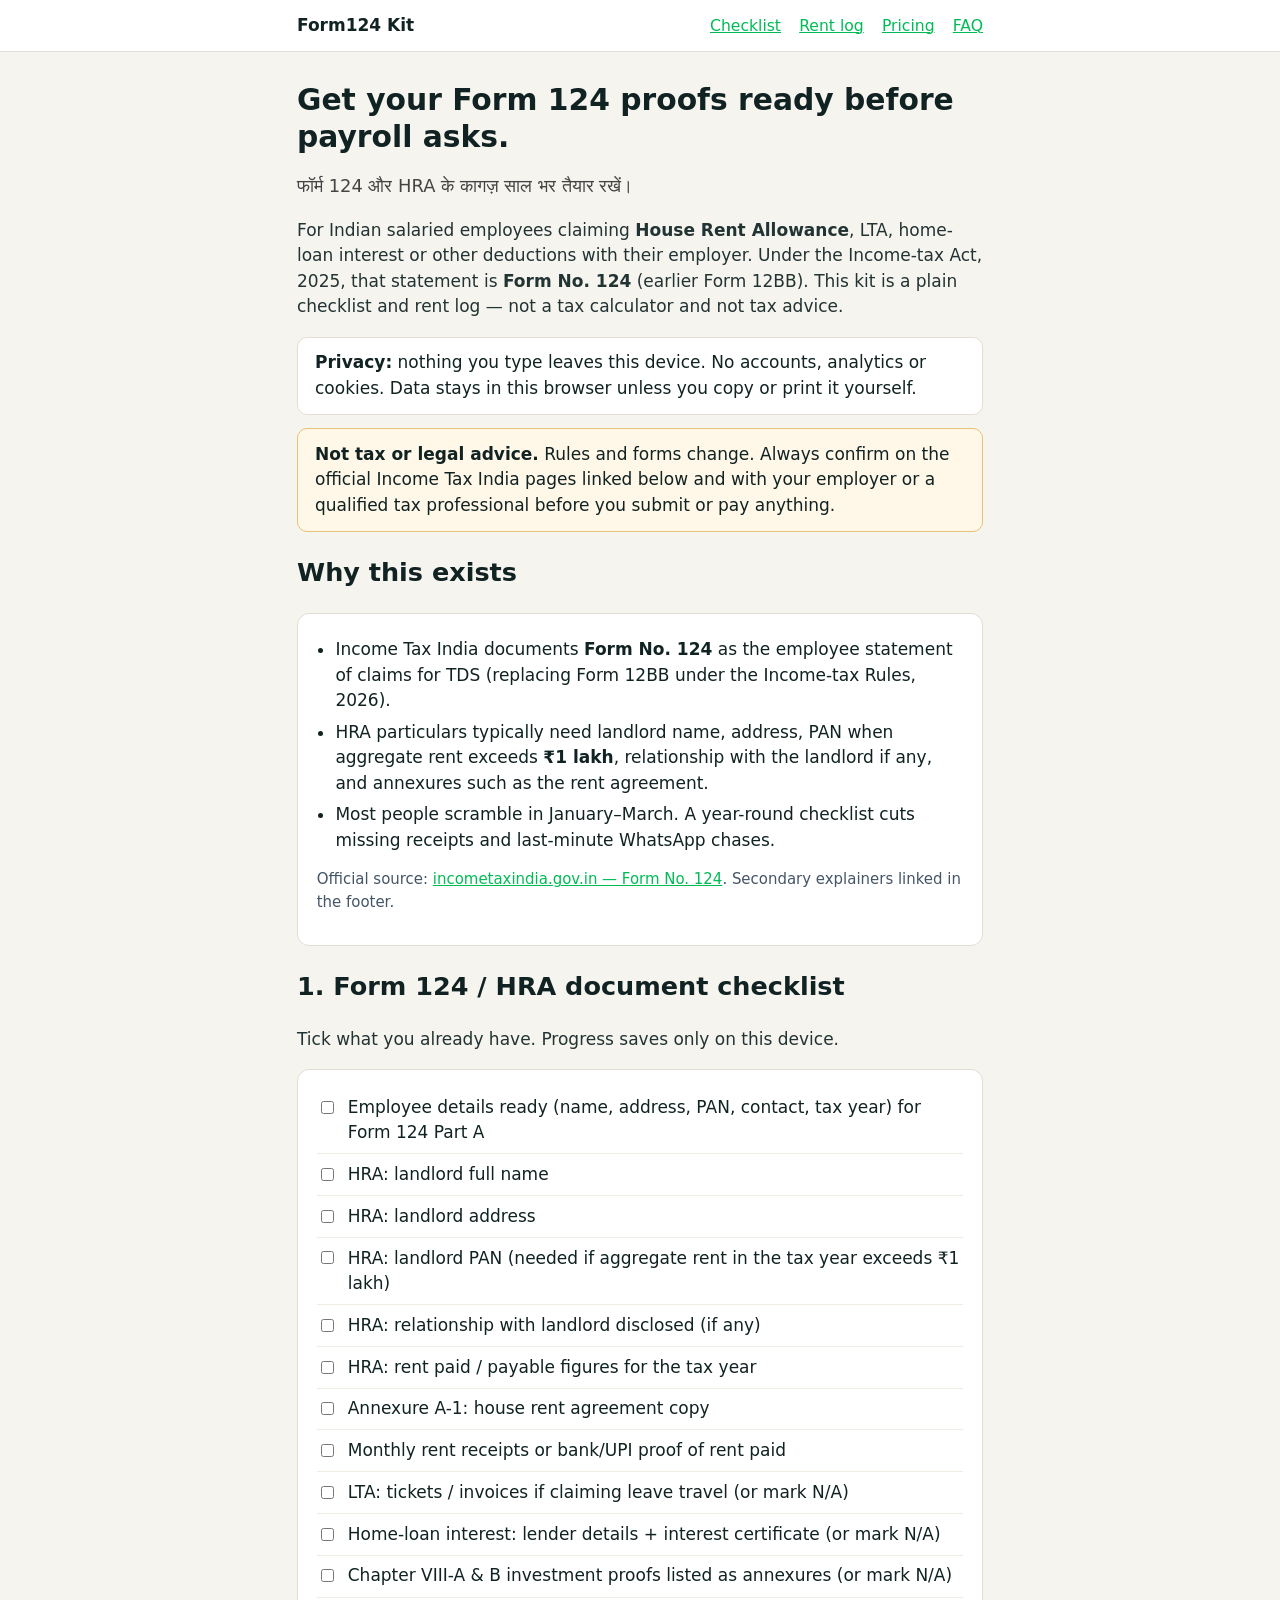
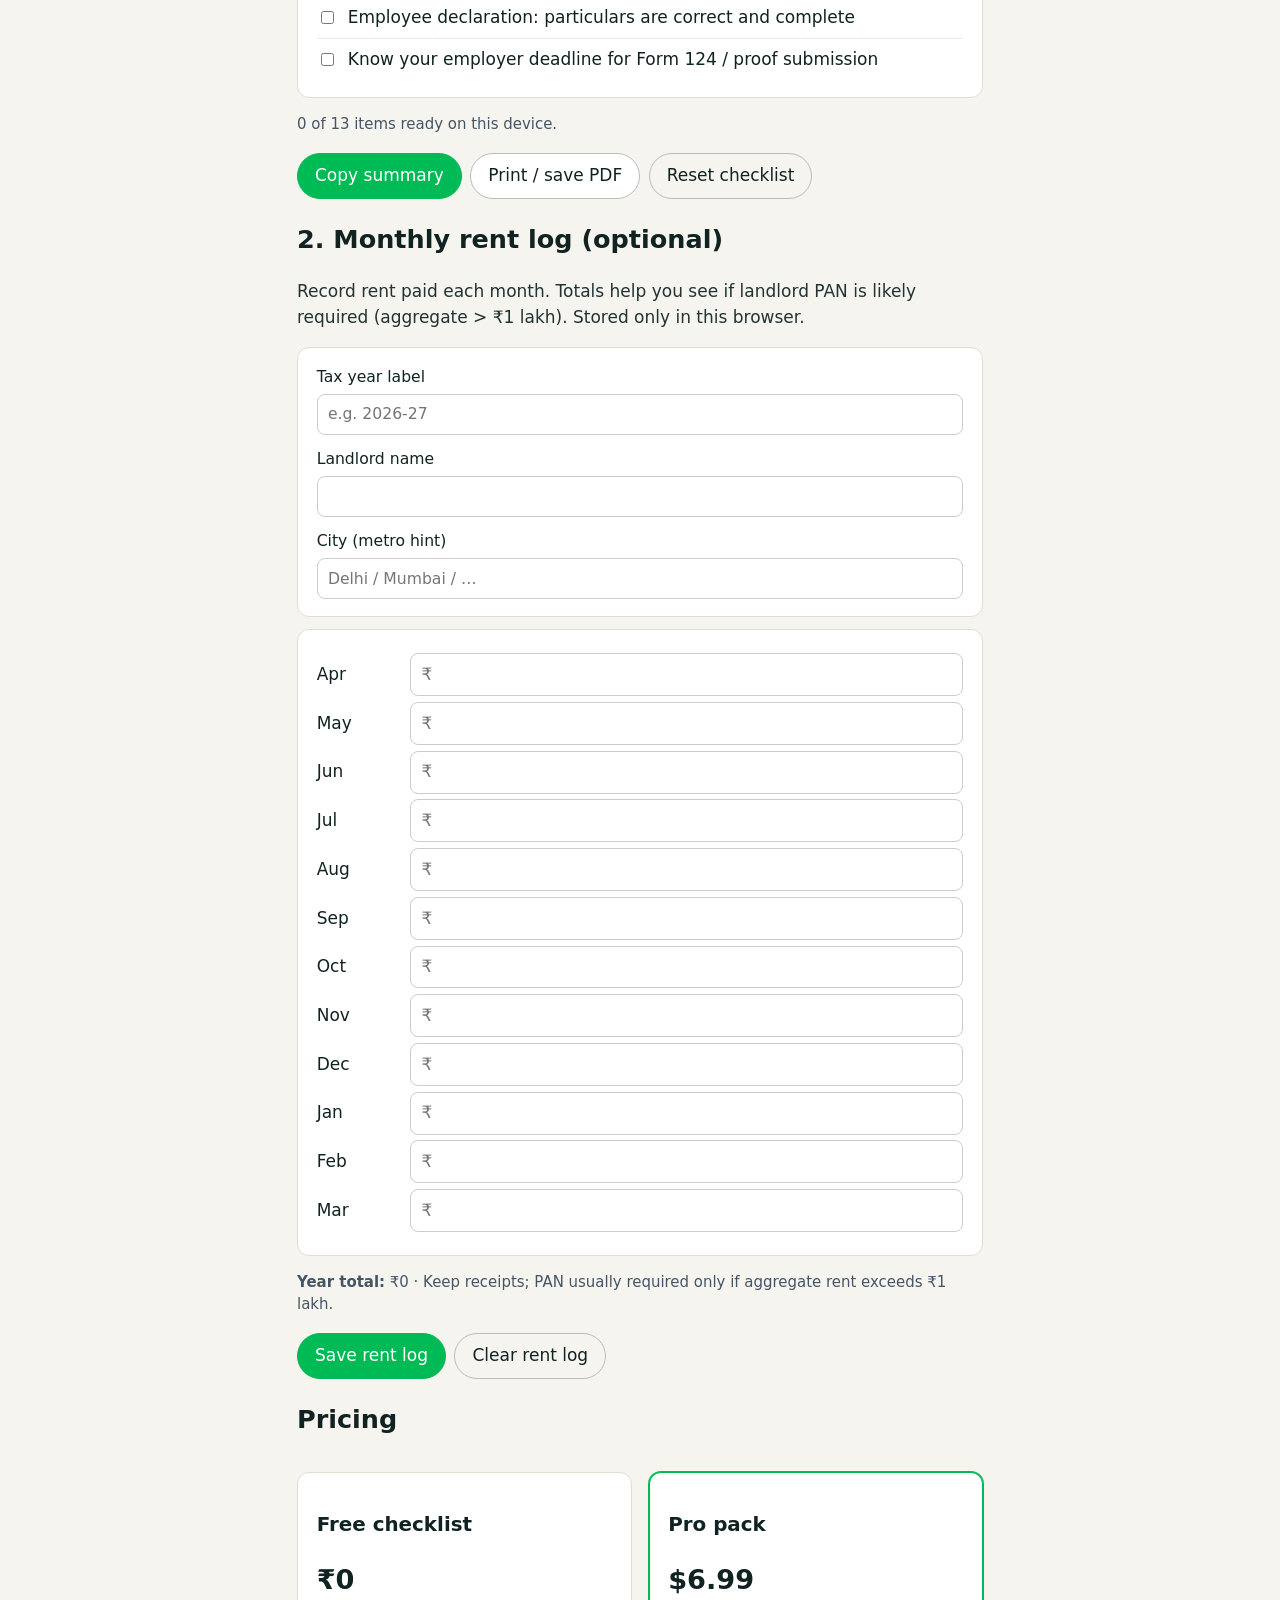
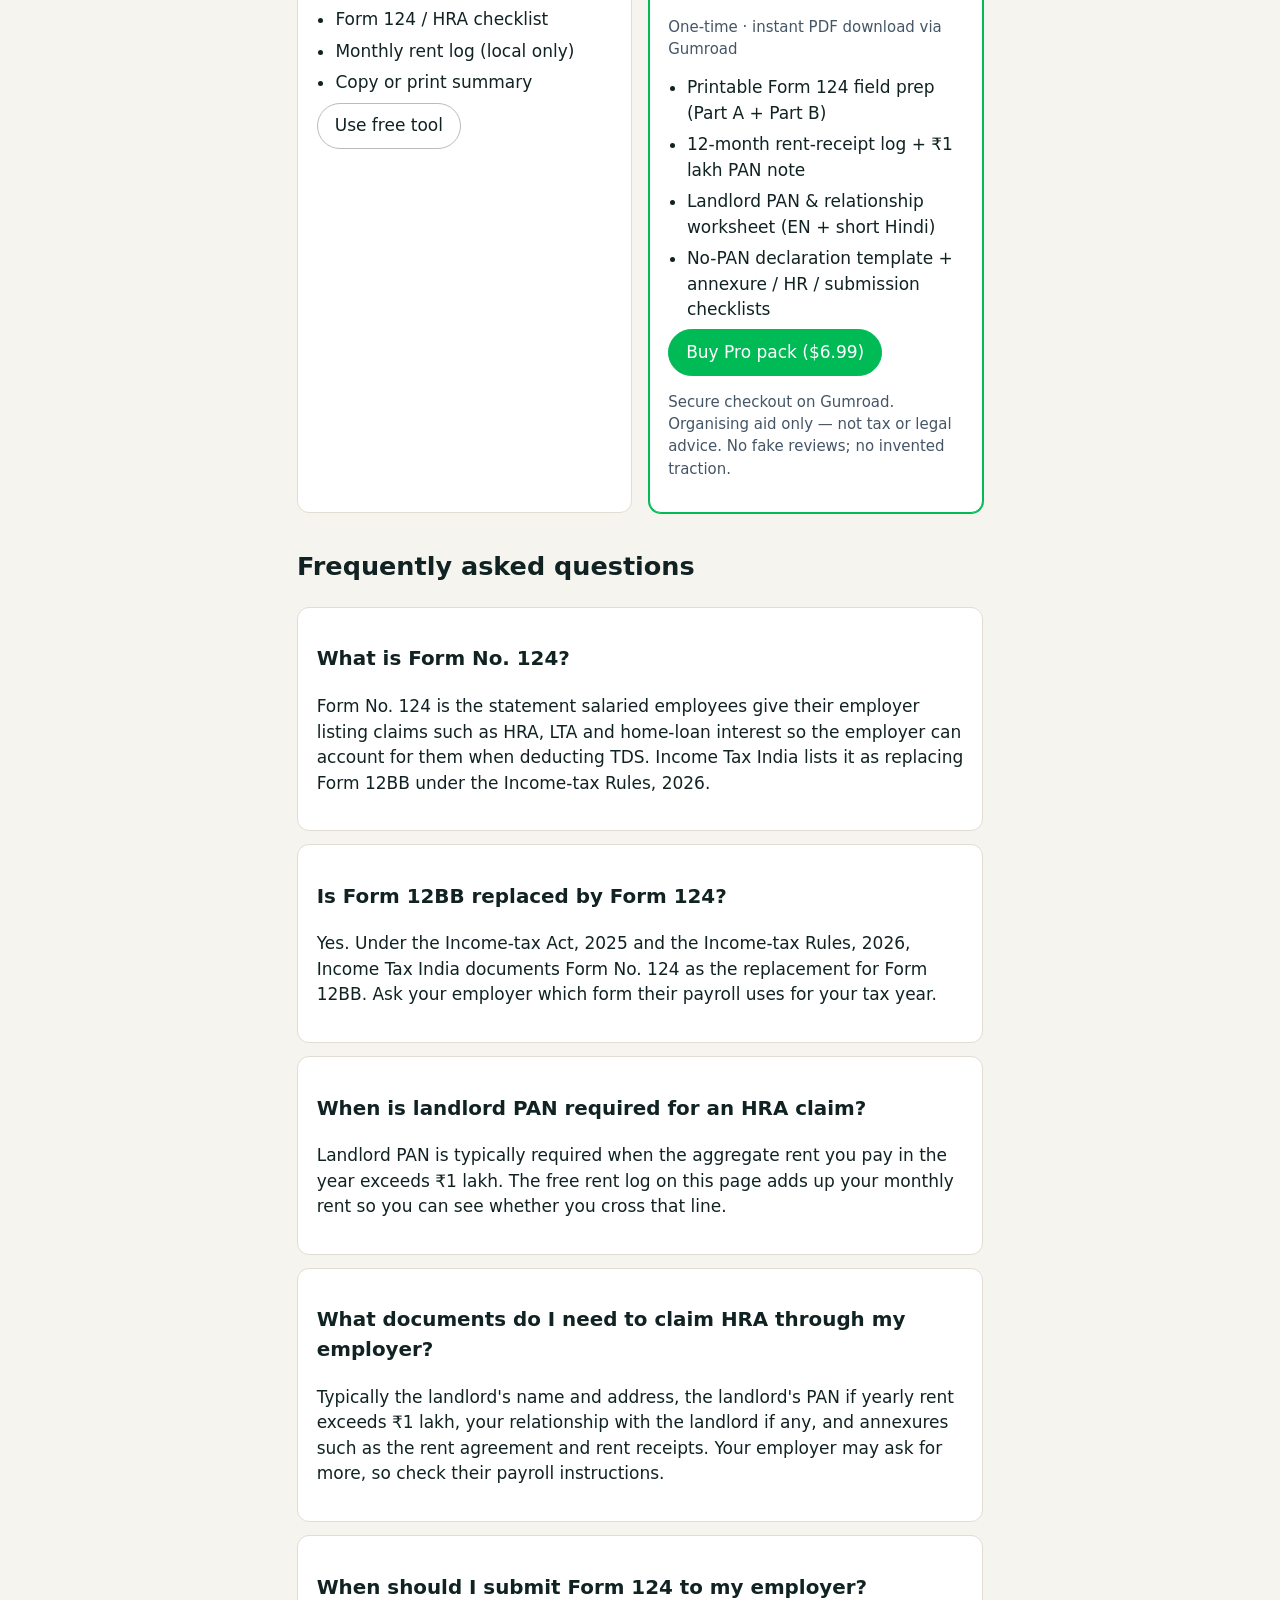
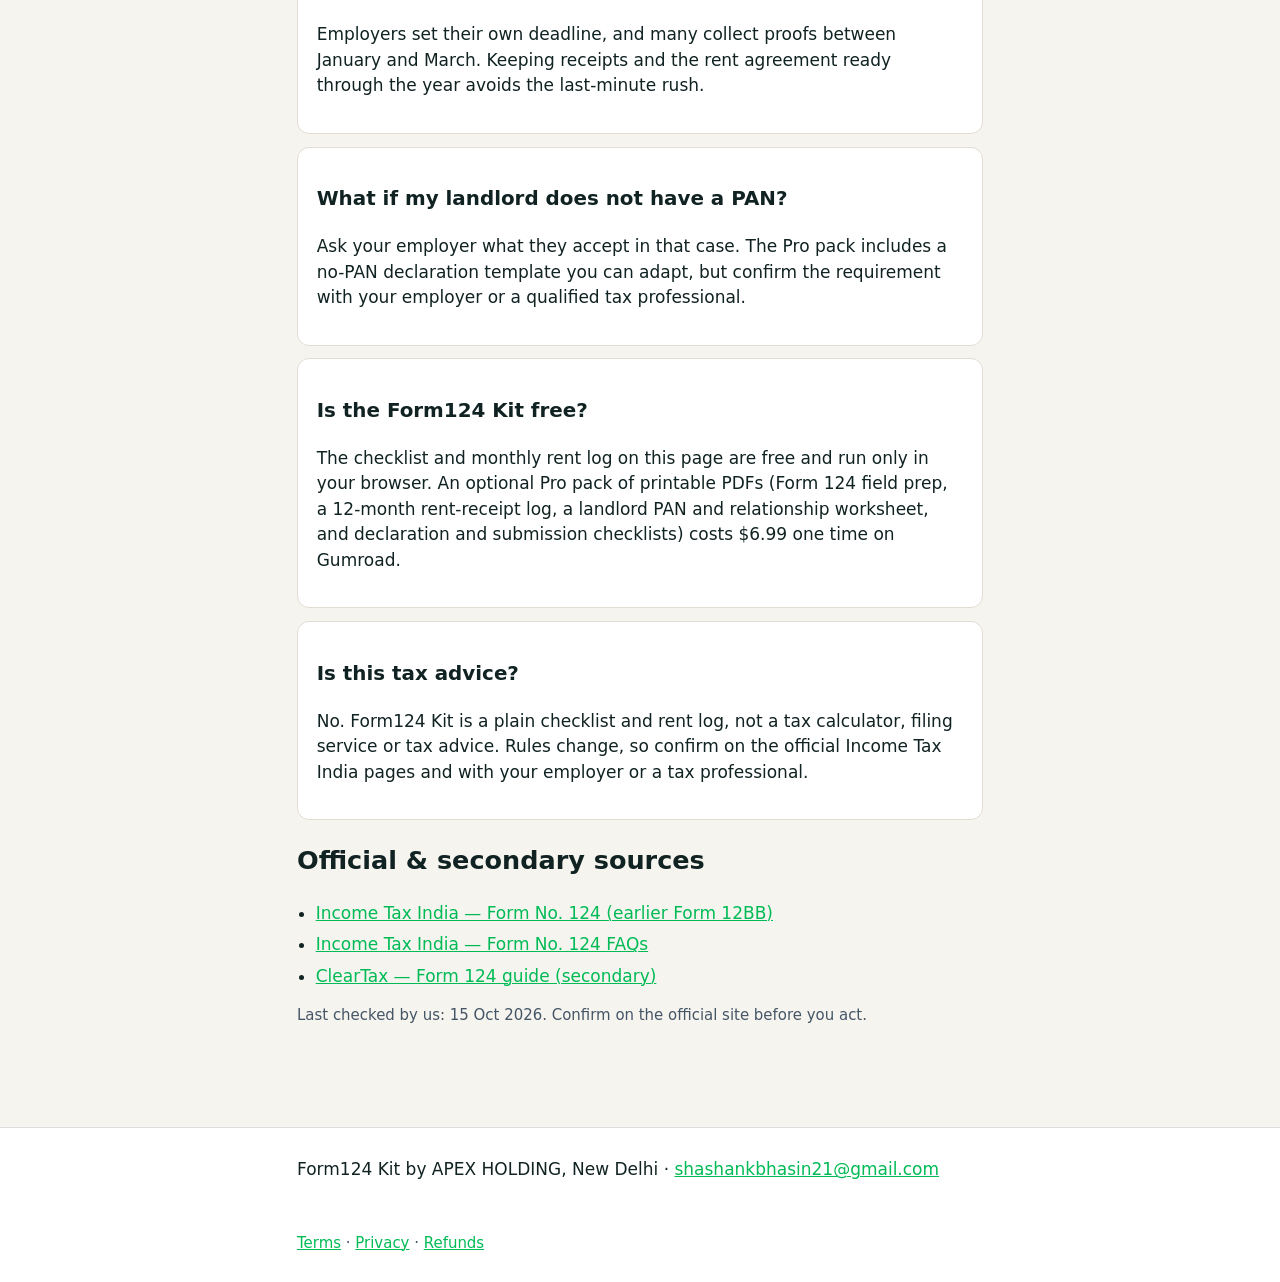
<file: index.html>
<!doctype html>
<html lang="en">
<head>
<meta charset="utf-8">
<meta name="viewport" content="width=device-width,initial-scale=1">
<meta http-equiv="Content-Security-Policy" content="default-src 'self'; script-src 'self'; style-src 'self'; img-src 'self' data:; connect-src 'none'; form-action 'none'; base-uri 'none'; object-src 'none'">
<meta name="referrer" content="no-referrer">
<title>Form124 Kit: HRA & Form 124 checklist for salaried India</title>
<meta name="description" content="Free client-side checklist for Indian salaried employees preparing Form No. 124 (replaces Form 12BB) for HRA, LTA and home-loan claims. Not tax advice.">
<link rel="canonical" href="https://shashankbhasin21-spec.github.io/form124-kit/">
<meta property="og:title" content="Form124 Kit: free Form 124 / HRA checklist">
<meta property="og:description" content="Free checklist and rent log for Indian salaried employees preparing Form No. 124 (earlier Form 12BB). Not tax advice.">
<meta property="og:url" content="https://shashankbhasin21-spec.github.io/form124-kit/">
<meta property="og:type" content="website">
<meta name="twitter:card" content="summary">
<meta name="twitter:title" content="Form124 Kit: free Form 124 / HRA checklist">
<meta name="twitter:description" content="Free checklist and rent log for Indian salaried employees preparing Form No. 124 (earlier Form 12BB) for HRA, LTA and home-loan claims.">
<script type="application/ld+json">{"@context": "https://schema.org", "@type": "FAQPage", "mainEntity": [{"@type": "Question", "name": "What is Form No. 124?", "acceptedAnswer": {"@type": "Answer", "text": "Form No. 124 is the statement salaried employees give their employer listing claims such as HRA, LTA and home-loan interest so the employer can account for them when deducting TDS. Income Tax India lists it as replacing Form 12BB under the Income-tax Rules, 2026."}}, {"@type": "Question", "name": "Is Form 12BB replaced by Form 124?", "acceptedAnswer": {"@type": "Answer", "text": "Yes. Under the Income-tax Act, 2025 and the Income-tax Rules, 2026, Income Tax India documents Form No. 124 as the replacement for Form 12BB. Ask your employer which form their payroll uses for your tax year."}}, {"@type": "Question", "name": "When is landlord PAN required for an HRA claim?", "acceptedAnswer": {"@type": "Answer", "text": "Landlord PAN is typically required when the aggregate rent you pay in the year exceeds ₹1 lakh. The free rent log on this page adds up your monthly rent so you can see whether you cross that line."}}, {"@type": "Question", "name": "What documents do I need to claim HRA through my employer?", "acceptedAnswer": {"@type": "Answer", "text": "Typically the landlord's name and address, the landlord's PAN if yearly rent exceeds ₹1 lakh, your relationship with the landlord if any, and annexures such as the rent agreement and rent receipts. Your employer may ask for more, so check their payroll instructions."}}, {"@type": "Question", "name": "When should I submit Form 124 to my employer?", "acceptedAnswer": {"@type": "Answer", "text": "Employers set their own deadline, and many collect proofs between January and March. Keeping receipts and the rent agreement ready through the year avoids the last-minute rush."}}, {"@type": "Question", "name": "What if my landlord does not have a PAN?", "acceptedAnswer": {"@type": "Answer", "text": "Ask your employer what they accept in that case. The Pro pack includes a no-PAN declaration template you can adapt, but confirm the requirement with your employer or a qualified tax professional."}}, {"@type": "Question", "name": "Is the Form124 Kit free?", "acceptedAnswer": {"@type": "Answer", "text": "The checklist and monthly rent log on this page are free and run only in your browser. An optional Pro pack of printable PDFs (Form 124 field prep, a 12-month rent-receipt log, a landlord PAN and relationship worksheet, and declaration and submission checklists) costs $6.99 one time on Gumroad."}}, {"@type": "Question", "name": "Is this tax advice?", "acceptedAnswer": {"@type": "Answer", "text": "No. Form124 Kit is a plain checklist and rent log, not a tax calculator, filing service or tax advice. Rules change, so confirm on the official Income Tax India pages and with your employer or a tax professional."}}]}</script>
<script type="application/ld+json">{"@context": "https://schema.org", "@type": "Product", "name": "Form124 Kit Pro pack", "description": "Printable PDF pack for Indian salaried employees preparing Form No. 124 (earlier Form 12BB): Form 124 field prep, 12-month rent-receipt log, landlord PAN and relationship worksheet, no-PAN declaration template and submission checklists.", "url": "https://shashankbhasin21-spec.github.io/form124-kit/", "brand": {"@type": "Brand", "name": "APEX HOLDING"}, "offers": {"@type": "Offer", "price": "6.99", "priceCurrency": "USD", "availability": "https://schema.org/InStock", "url": "https://bhasinshashank.gumroad.com/l/form124-kit"}}</script>
<link rel="icon" href="data:,">
<link rel="stylesheet" href="style.css">
</head>
<body>
<header class="site"><div class="wrap">
  <a class="brand" href="./">Form124 Kit</a>
  <nav class="top" aria-label="Main">
    <a href="#checklist">Checklist</a>
    <a href="#rent">Rent log</a>
    <a href="#pricing">Pricing</a>
    <a href="#faq">FAQ</a>
  </nav>
</div></header>

<main class="wrap">
<section class="hero">
  <h1>Get your Form 124 proofs ready before payroll asks.</h1>
  <p class="tagline-hi" lang="hi">फॉर्म 124 और HRA के कागज़ साल भर तैयार रखें।</p>
  <p class="lead">For Indian salaried employees claiming <strong>House Rent Allowance</strong>, LTA, home-loan interest or other deductions with their employer. Under the Income-tax Act, 2025, that statement is <strong>Form No. 124</strong> (earlier Form 12BB). This kit is a plain checklist and rent log — not a tax calculator and not tax advice.</p>
  <p class="note"><strong>Privacy:</strong> nothing you type leaves this device. No accounts, analytics or cookies. Data stays in this browser unless you copy or print it yourself.</p>
  <p class="note warn"><strong>Not tax or legal advice.</strong> Rules and forms change. Always confirm on the official Income Tax India pages linked below and with your employer or a qualified tax professional before you submit or pay anything.</p>
</section>

<section id="why" aria-labelledby="why-h">
  <h2 id="why-h">Why this exists</h2>
  <div class="card">
    <ul class="plain">
      <li>Income Tax India documents <strong>Form No. 124</strong> as the employee statement of claims for TDS (replacing Form 12BB under the Income-tax Rules, 2026).</li>
      <li>HRA particulars typically need landlord name, address, PAN when aggregate rent exceeds <strong>₹1 lakh</strong>, relationship with the landlord if any, and annexures such as the rent agreement.</li>
      <li>Most people scramble in January–March. A year-round checklist cuts missing receipts and last-minute WhatsApp chases.</li>
    </ul>
    <p class="small">Official source: <a href="https://www.incometaxindia.gov.in/documents/d/guest/fn-124" rel="noopener noreferrer" target="_blank">incometaxindia.gov.in — Form No. 124</a>. Secondary explainers linked in the footer.</p>
  </div>
</section>

<section id="checklist" aria-labelledby="check-h">
  <h2 id="check-h">1. Form 124 / HRA document checklist</h2>
  <p class="lead-sm">Tick what you already have. Progress saves only on this device.</p>
  <div class="card" id="check-list"></div>
  <p class="small" id="check-status" aria-live="polite"></p>
  <div class="actions">
    <button type="button" id="btn-export" class="btn primary">Copy summary</button>
    <button type="button" id="btn-print" class="btn">Print / save PDF</button>
    <button type="button" id="btn-reset-check" class="btn ghost">Reset checklist</button>
  </div>
</section>

<section id="rent" aria-labelledby="rent-h">
  <h2 id="rent-h">2. Monthly rent log (optional)</h2>
  <p class="lead-sm">Record rent paid each month. Totals help you see if landlord PAN is likely required (aggregate &gt; ₹1 lakh). Stored only in this browser.</p>
  <div class="card form-grid">
    <label>Tax year label <input id="tax-year" type="text" maxlength="20" placeholder="e.g. 2026-27" autocomplete="off"></label>
    <label>Landlord name <input id="landlord" type="text" maxlength="80" autocomplete="off"></label>
    <label>City (metro hint) <input id="city" type="text" maxlength="40" placeholder="Delhi / Mumbai / …" autocomplete="off"></label>
  </div>
  <div class="card" id="rent-months"></div>
  <p class="small"><strong>Year total:</strong> <span id="rent-total">₹0</span> · <span id="pan-hint"></span></p>
  <div class="actions">
    <button type="button" id="btn-save-rent" class="btn primary">Save rent log</button>
    <button type="button" id="btn-clear-rent" class="btn ghost">Clear rent log</button>
  </div>
</section>

<section id="pricing" aria-labelledby="price-h">
  <h2 id="price-h">Pricing</h2>
  <div class="price-grid">
    <div class="card price">
      <h3>Free checklist</h3>
      <p class="amount">₹0</p>
      <ul class="plain">
        <li>Form 124 / HRA checklist</li>
        <li>Monthly rent log (local only)</li>
        <li>Copy or print summary</li>
      </ul>
      <a class="btn" href="#checklist">Use free tool</a>
    </div>
    <div class="card price featured">
      <h3>Pro pack</h3>
      <p class="amount">$6.99</p>
      <p class="small">One-time · instant PDF download via Gumroad</p>
      <ul class="plain">
        <li>Printable Form 124 field prep (Part A + Part B)</li>
        <li>12-month rent-receipt log + ₹1 lakh PAN note</li>
        <li>Landlord PAN &amp; relationship worksheet (EN + short Hindi)</li>
        <li>No-PAN declaration template + annexure / HR / submission checklists</li>
      </ul>
      <a class="btn primary" id="btn-buy" href="https://bhasinshashank.gumroad.com/l/form124-kit" rel="noopener" target="_blank">Buy Pro pack ($6.99)</a>
      <p class="small">Secure checkout on Gumroad. Organising aid only — not tax or legal advice. No fake reviews; no invented traction.</p>
    </div>
  </div>
</section>

<section id="faq" aria-labelledby="faq-h">
  <h2 id="faq-h">Frequently asked questions</h2>
  <div class="card">
    <h3>What is Form No. 124?</h3>
    <p>Form No. 124 is the statement salaried employees give their employer listing claims such as HRA, LTA and home-loan interest so the employer can account for them when deducting TDS. Income Tax India lists it as replacing Form 12BB under the Income-tax Rules, 2026.</p>
  </div>
  <div class="card">
    <h3>Is Form 12BB replaced by Form 124?</h3>
    <p>Yes. Under the Income-tax Act, 2025 and the Income-tax Rules, 2026, Income Tax India documents Form No. 124 as the replacement for Form 12BB. Ask your employer which form their payroll uses for your tax year.</p>
  </div>
  <div class="card">
    <h3>When is landlord PAN required for an HRA claim?</h3>
    <p>Landlord PAN is typically required when the aggregate rent you pay in the year exceeds ₹1 lakh. The free rent log on this page adds up your monthly rent so you can see whether you cross that line.</p>
  </div>
  <div class="card">
    <h3>What documents do I need to claim HRA through my employer?</h3>
    <p>Typically the landlord&#x27;s name and address, the landlord&#x27;s PAN if yearly rent exceeds ₹1 lakh, your relationship with the landlord if any, and annexures such as the rent agreement and rent receipts. Your employer may ask for more, so check their payroll instructions.</p>
  </div>
  <div class="card">
    <h3>When should I submit Form 124 to my employer?</h3>
    <p>Employers set their own deadline, and many collect proofs between January and March. Keeping receipts and the rent agreement ready through the year avoids the last-minute rush.</p>
  </div>
  <div class="card">
    <h3>What if my landlord does not have a PAN?</h3>
    <p>Ask your employer what they accept in that case. The Pro pack includes a no-PAN declaration template you can adapt, but confirm the requirement with your employer or a qualified tax professional.</p>
  </div>
  <div class="card">
    <h3>Is the Form124 Kit free?</h3>
    <p>The checklist and monthly rent log on this page are free and run only in your browser. An optional Pro pack of printable PDFs (Form 124 field prep, a 12-month rent-receipt log, a landlord PAN and relationship worksheet, and declaration and submission checklists) costs $6.99 one time on Gumroad.</p>
  </div>
  <div class="card">
    <h3>Is this tax advice?</h3>
    <p>No. Form124 Kit is a plain checklist and rent log, not a tax calculator, filing service or tax advice. Rules change, so confirm on the official Income Tax India pages and with your employer or a tax professional.</p>
  </div>
</section>

<section id="sources" aria-labelledby="src-h">
  <h2 id="src-h">Official &amp; secondary sources</h2>
  <ul class="plain">
    <li><a href="https://www.incometaxindia.gov.in/documents/d/guest/fn-124" rel="noopener noreferrer" target="_blank">Income Tax India — Form No. 124 (earlier Form 12BB)</a></li>
    <li><a href="https://www.incometaxindia.gov.in/documents/d/guest/form-124-faqs" rel="noopener noreferrer" target="_blank">Income Tax India — Form No. 124 FAQs</a></li>
    <li><a href="https://cleartax.in/s/form-124-income-tax" rel="noopener noreferrer" target="_blank">ClearTax — Form 124 guide (secondary)</a></li>
  </ul>
  <p class="small">Last checked by us: 15 Oct 2026. Confirm on the official site before you act.</p>
</section>
</main>

<footer class="site"><div class="wrap">
  <p>Form124 Kit by APEX HOLDING, New Delhi · <a href="mailto:shashankbhasin21@gmail.com">shashankbhasin21@gmail.com</a></p>
  <p class="small"><a href="./terms.html">Terms</a> · <a href="./privacy.html">Privacy</a> · <a href="./refund.html">Refunds</a></p>
</div></footer>
<script src="app.js"></script>
</body>
</html>
</file>
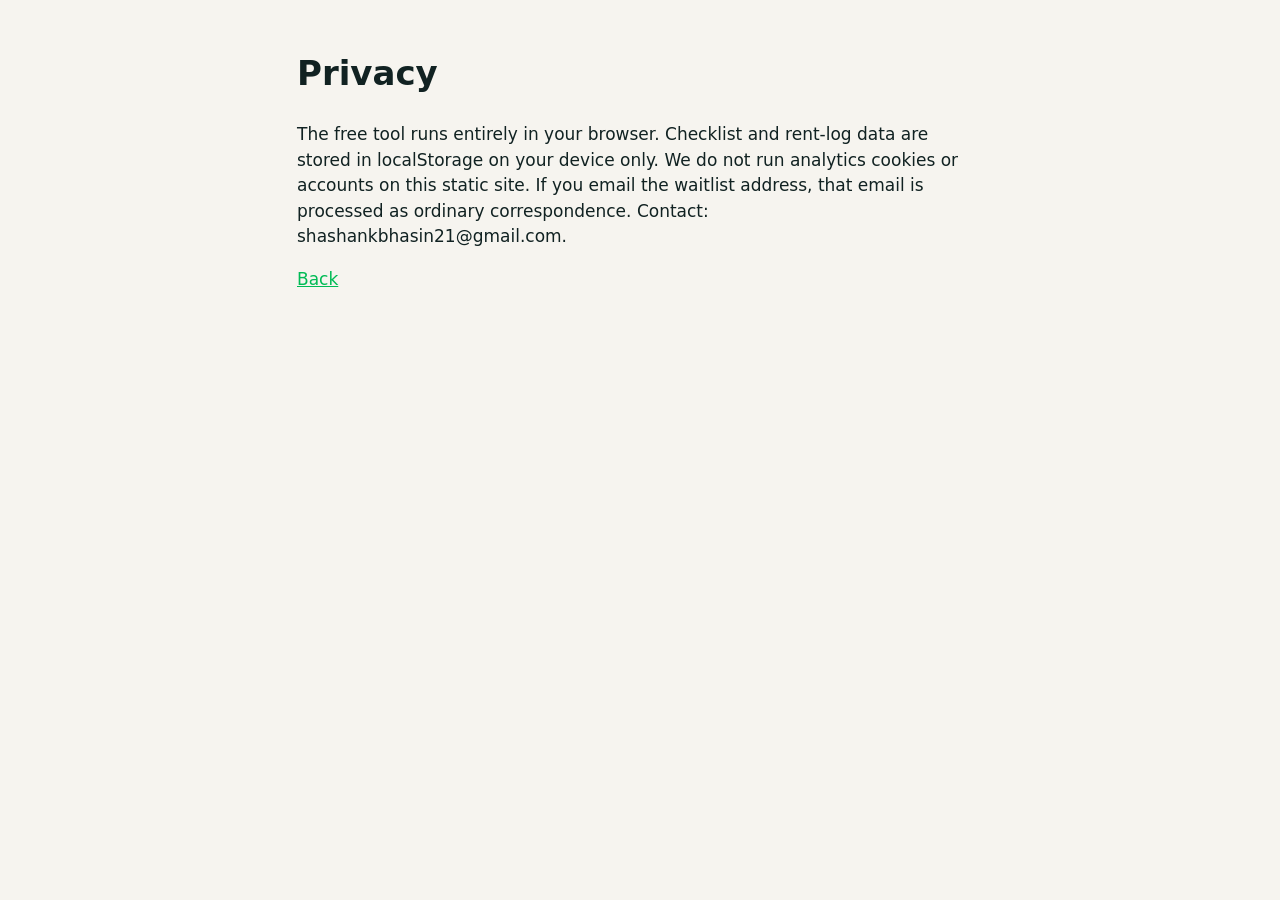
<file: privacy.html>
<!doctype html><html lang="en"><head><meta charset="utf-8"><meta name="viewport" content="width=device-width,initial-scale=1"><title>Privacy — Form124 Kit</title><link rel="stylesheet" href="style.css"></head><body><main class="wrap"><h1>Privacy</h1><p>The free tool runs entirely in your browser. Checklist and rent-log data are stored in localStorage on your device only. We do not run analytics cookies or accounts on this static site. If you email the waitlist address, that email is processed as ordinary correspondence. Contact: shashankbhasin21@gmail.com.</p><p><a href="./">Back</a></p></main></body></html>
</file>
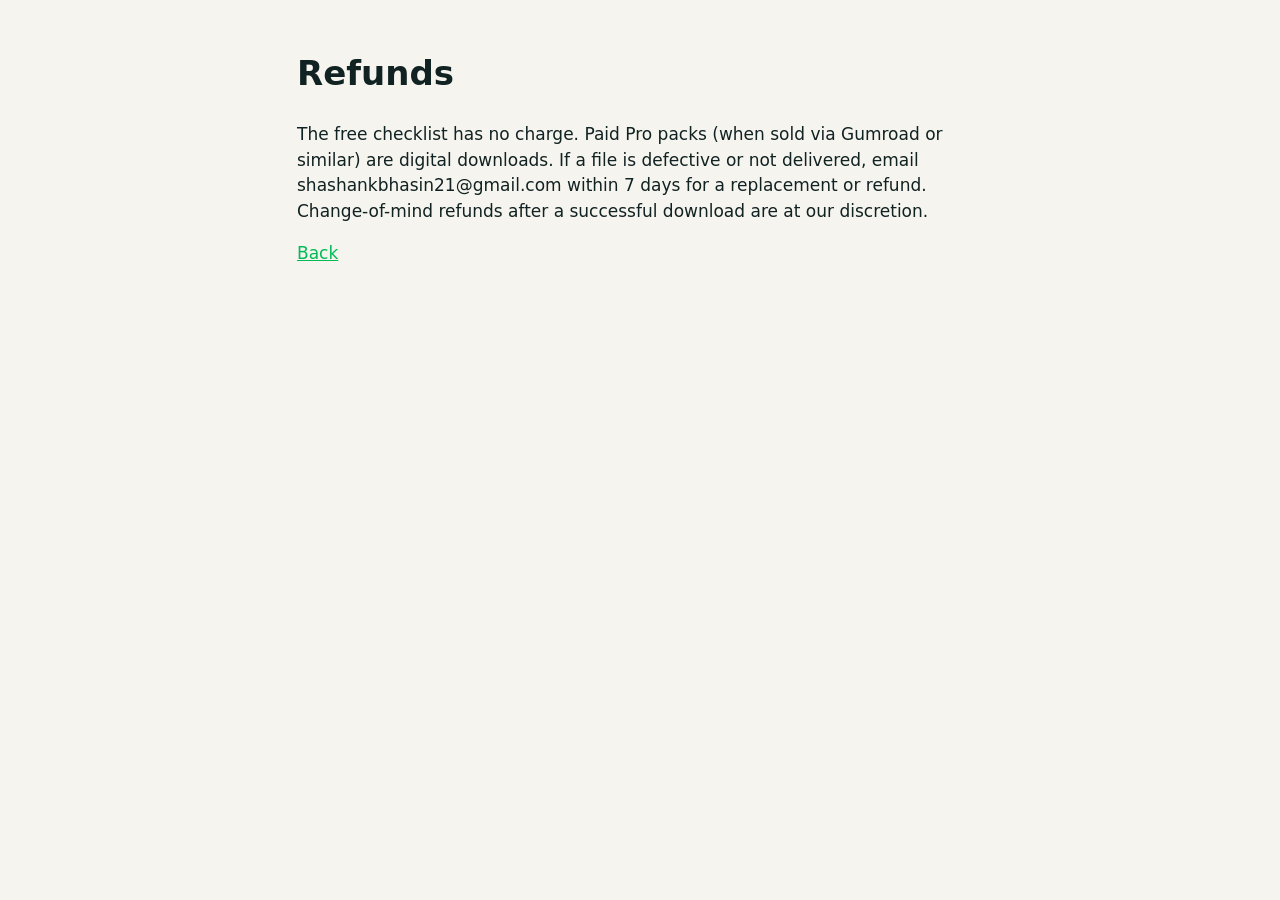
<file: refund.html>
<!doctype html><html lang="en"><head><meta charset="utf-8"><meta name="viewport" content="width=device-width,initial-scale=1"><title>Refunds — Form124 Kit</title><link rel="stylesheet" href="style.css"></head><body><main class="wrap"><h1>Refunds</h1><p>The free checklist has no charge. Paid Pro packs (when sold via Gumroad or similar) are digital downloads. If a file is defective or not delivered, email shashankbhasin21@gmail.com within 7 days for a replacement or refund. Change-of-mind refunds after a successful download are at our discretion.</p><p><a href="./">Back</a></p></main></body></html>
</file>
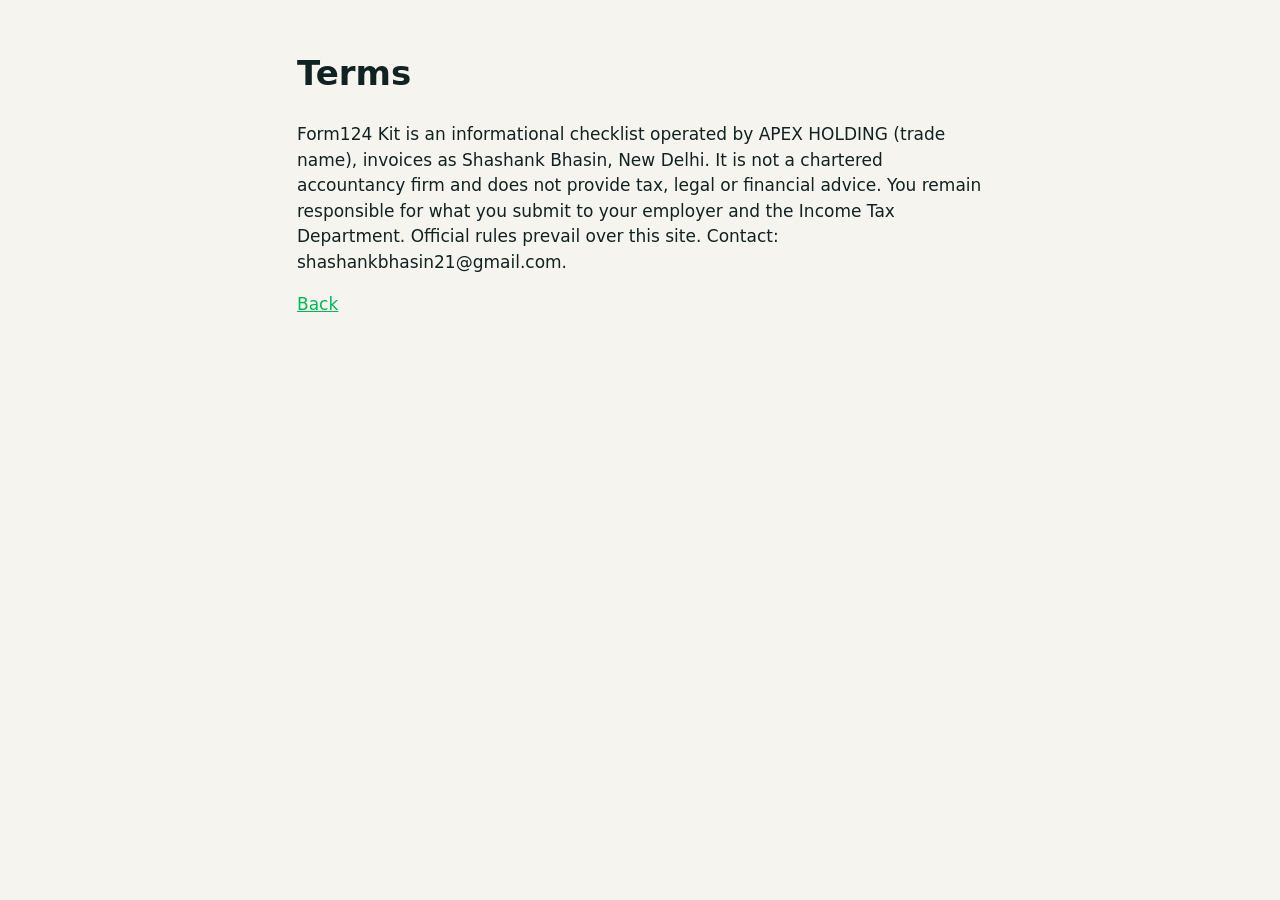
<file: terms.html>
<!doctype html><html lang="en"><head><meta charset="utf-8"><meta name="viewport" content="width=device-width,initial-scale=1"><title>Terms — Form124 Kit</title><link rel="stylesheet" href="style.css"></head><body><main class="wrap"><h1>Terms</h1><p>Form124 Kit is an informational checklist operated by APEX HOLDING (trade name), invoices as Shashank Bhasin, New Delhi. It is not a chartered accountancy firm and does not provide tax, legal or financial advice. You remain responsible for what you submit to your employer and the Income Tax Department. Official rules prevail over this site. Contact: shashankbhasin21@gmail.com.</p><p><a href="./">Back</a></p></main></body></html>
</file>
<file: style.css>
*{box-sizing:border-box}html{font-size:17px}body{margin:0;font-family:system-ui,-apple-system,Segoe UI,Roboto,Ubuntu,sans-serif;line-height:1.5;color:#122;background:#f6f4ef}
a{color:#0b5;text-decoration-thickness:1px}a:hover{color:#084}
.wrap{max-width:720px;margin:0 auto;padding:0 1rem}
header.site{border-bottom:1px solid #ddd;background:#fff;position:sticky;top:0;z-index:2}
header.site .wrap,footer.site .wrap{display:flex;align-items:center;justify-content:space-between;gap:1rem;padding:.75rem 1rem;flex-wrap:wrap}
.brand{font-weight:700;color:#122;text-decoration:none}
nav.top a{margin-left:.75rem;font-size:.92rem}
main.wrap{padding:1.5rem 1rem 3rem}
.hero h1{font-size:1.75rem;line-height:1.25;margin:.2rem 0 .8rem}
.tagline-hi{color:#444;font-size:1.05rem}
.lead,.lead-sm{color:#233}
.note{background:#fff;border:1px solid #e2ddd3;border-radius:10px;padding:.75rem 1rem;margin:.75rem 0}
.note.warn{border-color:#e6c27a;background:#fff8e8}
.card{background:#fff;border:1px solid #e2ddd3;border-radius:12px;padding:1rem 1.1rem;margin:.75rem 0}
.plain{padding-left:1.1rem;margin:.4rem 0}.plain li{margin:.35rem 0}
.small{font-size:.88rem;color:#456}
.actions{display:flex;flex-wrap:wrap;gap:.5rem;margin:1rem 0}
.btn{display:inline-block;border:1px solid #bbb;background:#fff;color:#122;border-radius:999px;padding:.55rem 1rem;font:inherit;cursor:pointer;text-decoration:none}
.btn.primary{background:#0b5;border-color:#0b5;color:#fff}.btn.ghost{background:transparent}
.btn:focus{outline:2px solid #0b5;outline-offset:2px}
.check-row{display:flex;gap:.65rem;align-items:flex-start;padding:.45rem 0;border-bottom:1px solid #f0ebe3}
.check-row:last-child{border-bottom:0}
.check-row input{margin-top:.35rem}
.form-grid{display:grid;gap:.75rem}
.form-grid label{display:grid;gap:.3rem;font-size:.92rem}
input[type=text],input[type=number]{font:inherit;padding:.45rem .6rem;border:1px solid #ccc;border-radius:8px;width:100%}
.month-row{display:grid;grid-template-columns:5rem 1fr;gap:.5rem;align-items:center;margin:.35rem 0}
.price-grid{display:grid;gap:1rem}
@media(min-width:640px){.price-grid{grid-template-columns:1fr 1fr}}
.price .amount{font-size:1.6rem;font-weight:700;margin:.2rem 0}.price .or{font-size:1rem;font-weight:500;color:#456}
.price.featured{border-color:#0b5;box-shadow:0 0 0 1px #0b5}
footer.site{border-top:1px solid #ddd;background:#fff;margin-top:2rem}
@media print{header.site nav,.actions,#pricing,#why,footer.site{display:none!important}body{background:#fff}}
</file>
